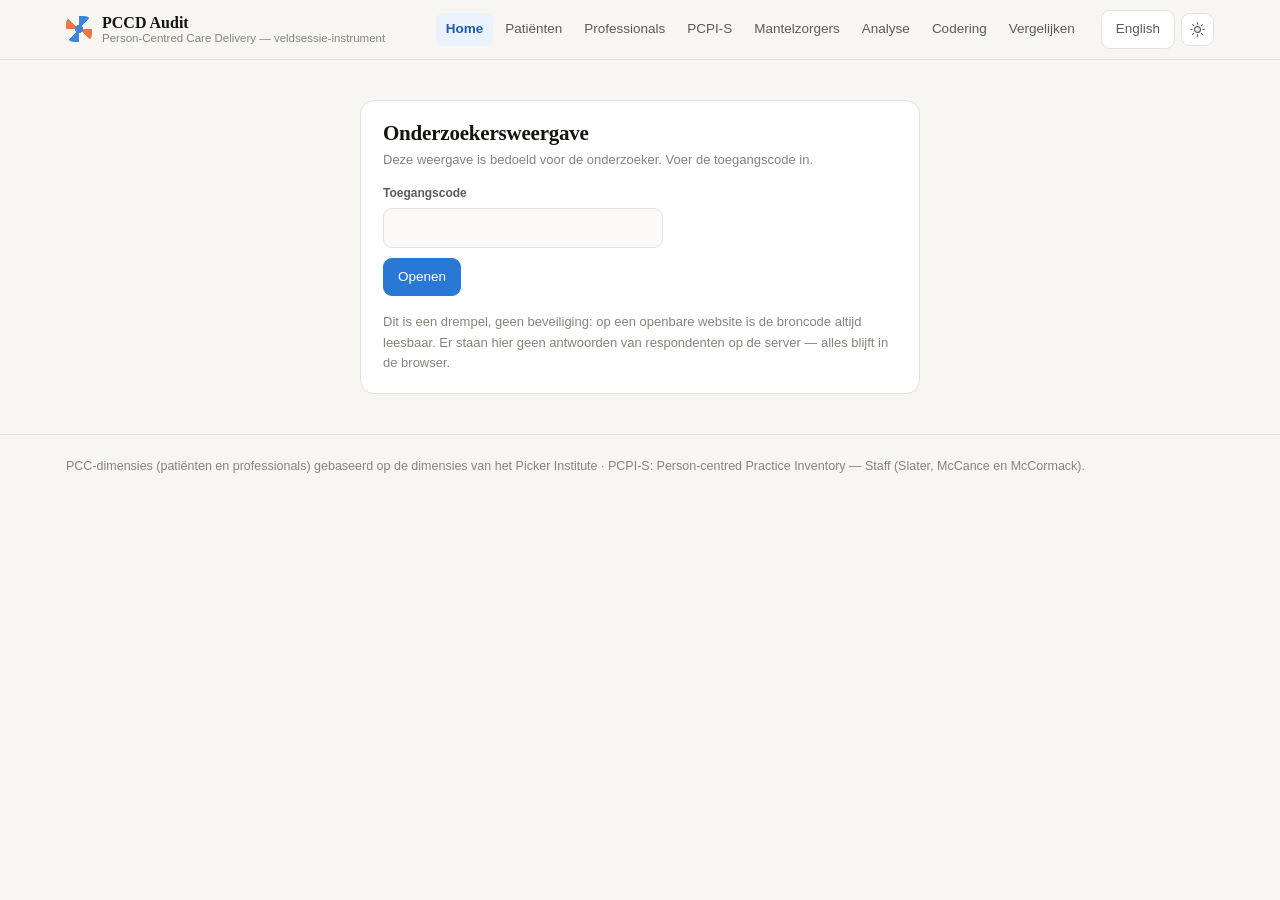
<file: index.html>
<!doctype html>
<html lang="nl">
<head>
<meta charset="utf-8">
<meta name="viewport" content="width=device-width, initial-scale=1">
<title>PCCD Audit</title>
<meta name="description" content="Person-Centred Care Delivery — drie vragenlijsten met spinnenwebdiagram voor de veldsessie.">
<link rel="stylesheet" href="assets/styles.css">
<link rel="icon" href="data:image/svg+xml,%3Csvg xmlns='http://www.w3.org/2000/svg' viewBox='0 0 32 32'%3E%3Ccircle cx='16' cy='16' r='13' fill='none' stroke='%232a78d6' stroke-width='2'/%3E%3Ccircle cx='16' cy='16' r='6' fill='none' stroke='%23eb6834' stroke-width='2'/%3E%3C/svg%3E">
</head>
<body>
<header class="chrome"><div class="chrome-inner" data-chrome></div></header>

<main class="wrap">
  <section class="hero" id="hero"></section>
  <section class="cards" id="cards"></section>
  <section class="compare-cta" id="compareCta"></section>
  <section id="shareBox"></section>
  <section id="importBox"></section>
</main>

<footer class="site"><div class="wrap"><p data-footer="sources"></p></div></footer>

<script src="assets/config.js"></script>
<script src="assets/i18n.js"></script>
<script src="assets/data.js"></script>
<script src="assets/radar.js"></script>
<script src="assets/advice.js"></script>
<script src="assets/participant.js"></script>
<script src="assets/app.js"></script>
<script>buildHome();</script>
</body>
</html>
</file>
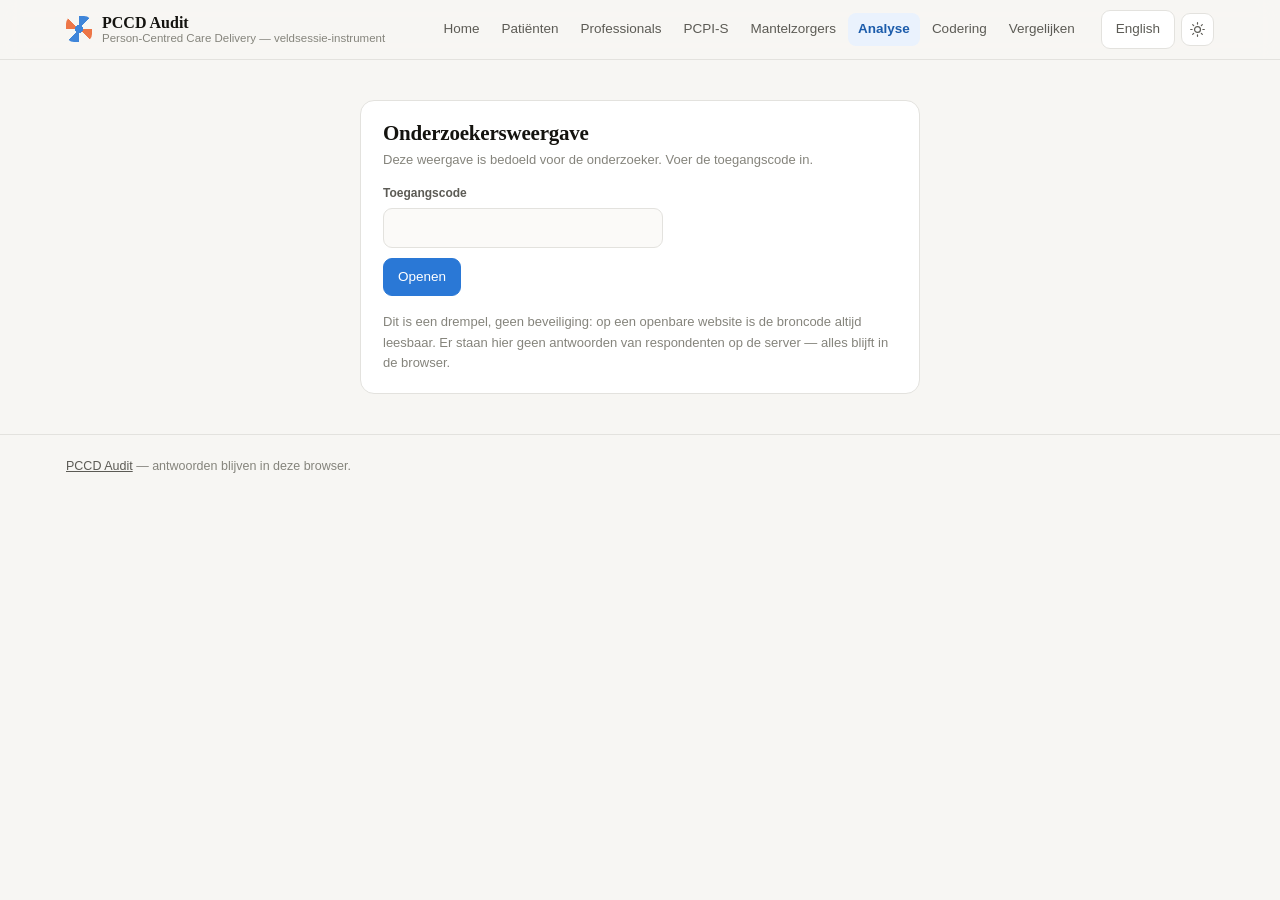
<file: analyse.html>
<!doctype html>
<html lang="nl">
<head>
<meta charset="utf-8">
<meta name="viewport" content="width=device-width, initial-scale=1">
<title>Analyse — PCCD Audit</title>
<link rel="stylesheet" href="assets/styles.css">
<link rel="icon" href="data:image/svg+xml,%3Csvg xmlns='http://www.w3.org/2000/svg' viewBox='0 0 32 32'%3E%3Ccircle cx='16' cy='16' r='13' fill='none' stroke='%232a78d6' stroke-width='2'/%3E%3Ccircle cx='16' cy='16' r='6' fill='none' stroke='%23eb6834' stroke-width='2'/%3E%3C/svg%3E">
</head>
<body>
<header class="chrome"><div class="chrome-inner" data-chrome></div></header>
<main class="wrap wide"><div id="app"></div></main>
<footer class="site"><div class="wrap"><p data-footer="researcher"></p></div></footer>
<script src="assets/config.js"></script>
<script src="assets/i18n.js"></script>
<script src="assets/data.js"></script>
<script src="assets/radar.js"></script>
<script src="assets/advice.js"></script>
<script src="assets/app.js"></script>
<script src="assets/participant.js"></script>
<script src="assets/coding.js"></script>
<script src="assets/analysis.js"></script>
<script>buildAnalysis();</script>
</body>
</html>
</file>
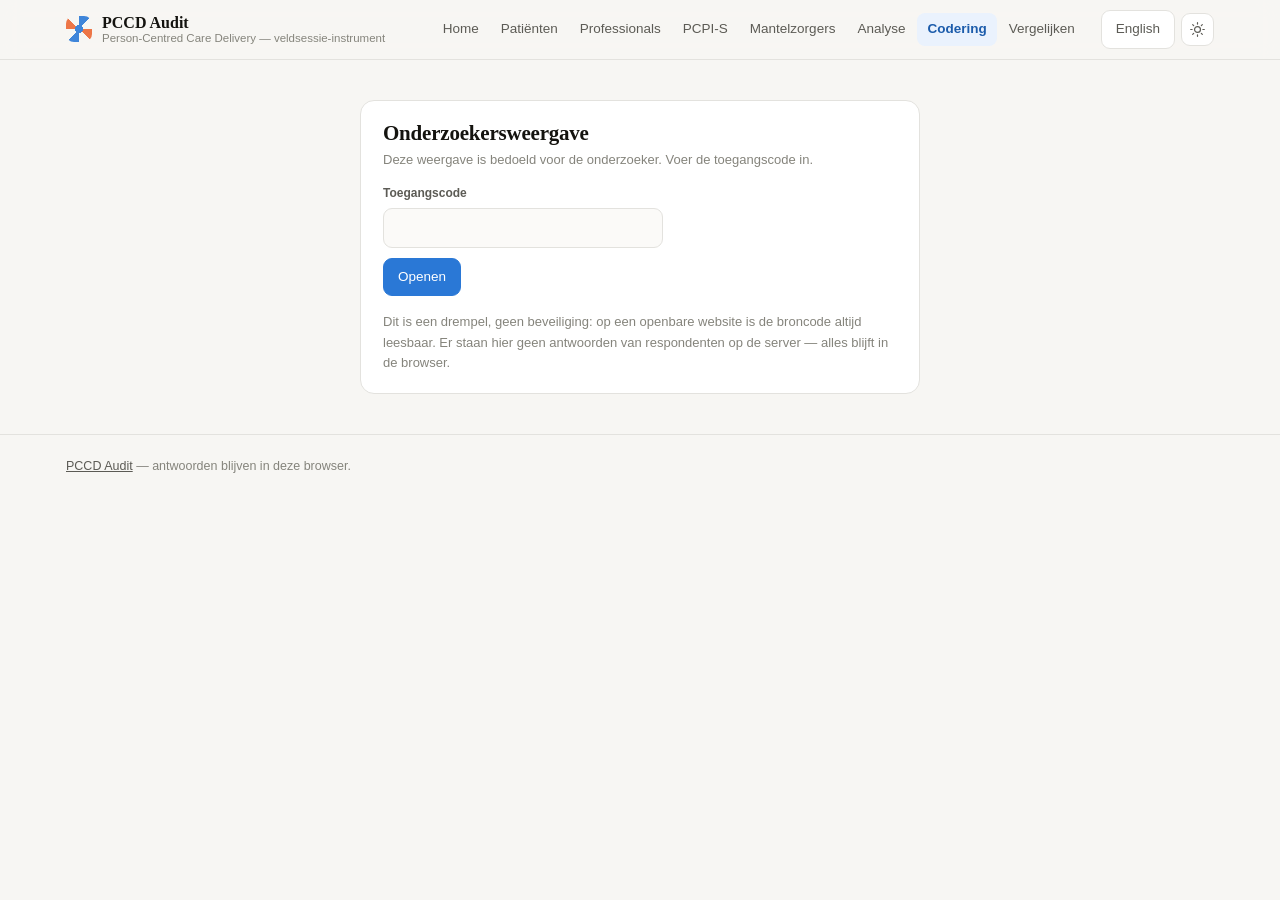
<file: codering.html>
<!doctype html>
<html lang="nl">
<head>
<meta charset="utf-8">
<meta name="viewport" content="width=device-width, initial-scale=1">
<title>PCCD Audit</title>
<link rel="stylesheet" href="assets/styles.css">
<link rel="icon" href="data:image/svg+xml,%3Csvg xmlns='http://www.w3.org/2000/svg' viewBox='0 0 32 32'%3E%3Ccircle cx='16' cy='16' r='13' fill='none' stroke='%232a78d6' stroke-width='2'/%3E%3Ccircle cx='16' cy='16' r='6' fill='none' stroke='%23eb6834' stroke-width='2'/%3E%3C/svg%3E">
</head>
<body>
<header class="chrome"><div class="chrome-inner" data-chrome></div></header>
<main class="wrap wide"><div id="app"></div></main>
<footer class="site"><div class="wrap"><p data-footer="researcher"></p></div></footer>
<script src="assets/config.js"></script>
<script src="assets/i18n.js"></script>
<script src="assets/data.js"></script>
<script src="assets/radar.js"></script>
<script src="assets/advice.js"></script>
<script src="assets/app.js"></script>
<script src="assets/participant.js"></script>
<script src="assets/coding.js"></script>
<script src="assets/coding-page.js"></script>
<script>buildCoding();</script>
</body>
</html>
</file>
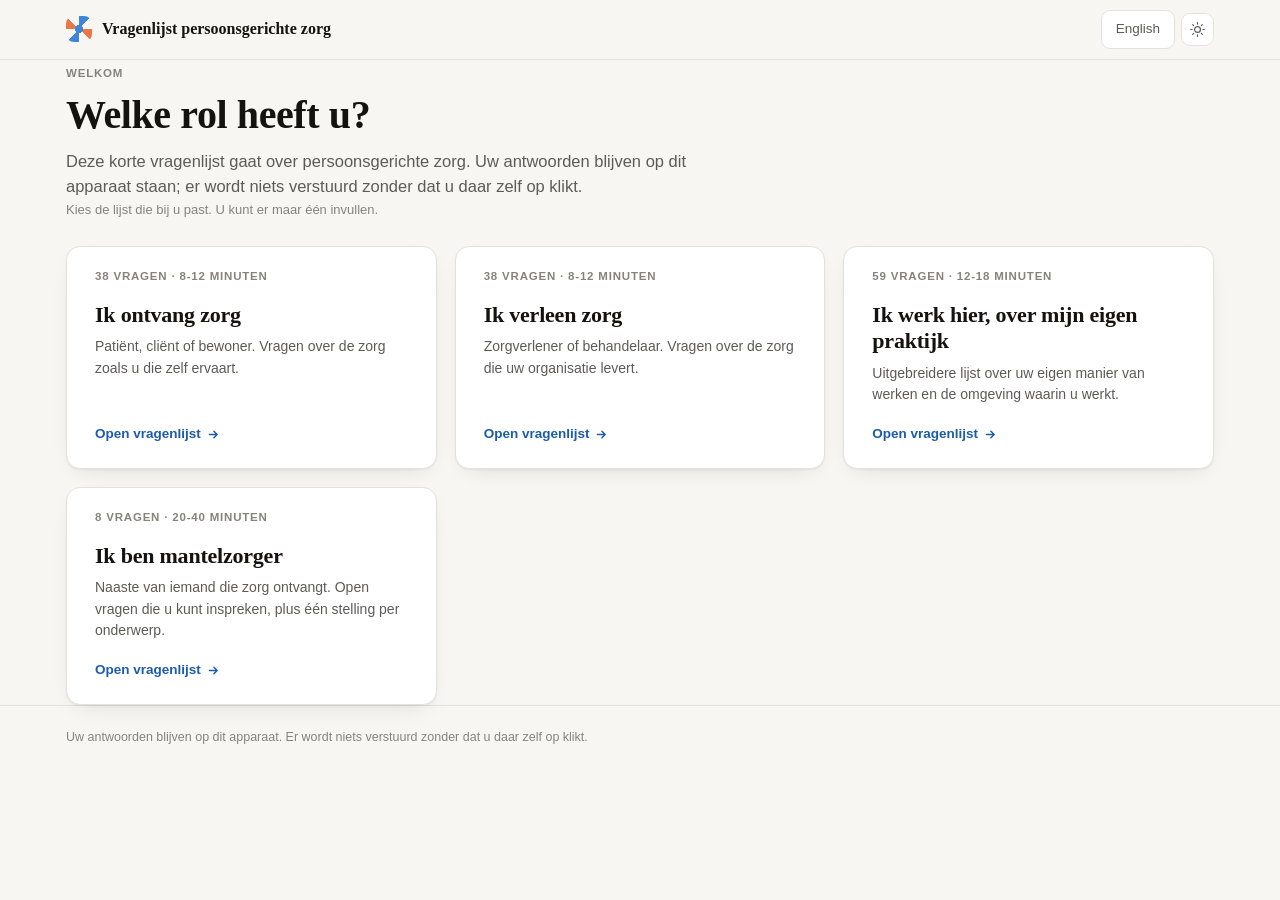
<file: deelnemen.html>
<!doctype html>
<html lang="nl">
<head>
<meta charset="utf-8">
<meta name="viewport" content="width=device-width, initial-scale=1">
<title>Vragenlijst / Questionnaire</title>
<meta name="robots" content="noindex">
<link rel="stylesheet" href="assets/styles.css">
<link rel="icon" href="data:image/svg+xml,%3Csvg xmlns='http://www.w3.org/2000/svg' viewBox='0 0 32 32'%3E%3Ccircle cx='16' cy='16' r='13' fill='none' stroke='%232a78d6' stroke-width='2'/%3E%3Ccircle cx='16' cy='16' r='6' fill='none' stroke='%23eb6834' stroke-width='2'/%3E%3C/svg%3E">
</head>
<body>
<header class="chrome"><div class="chrome-inner" data-chrome></div></header>
<main class="wrap"><div id="app"></div></main>
<footer class="site"><div class="wrap"><p data-footer="participant"></p></div></footer>
<script src="assets/config.js"></script>
<script src="assets/i18n.js"></script>
<script src="assets/data.js"></script>
<script src="assets/radar.js"></script>
<script src="assets/advice.js"></script>
<script src="assets/app.js"></script>
<script src="assets/coding.js"></script>
<script src="assets/participant.js"></script>
<script>buildParticipant();</script>
</body>
</html>
</file>
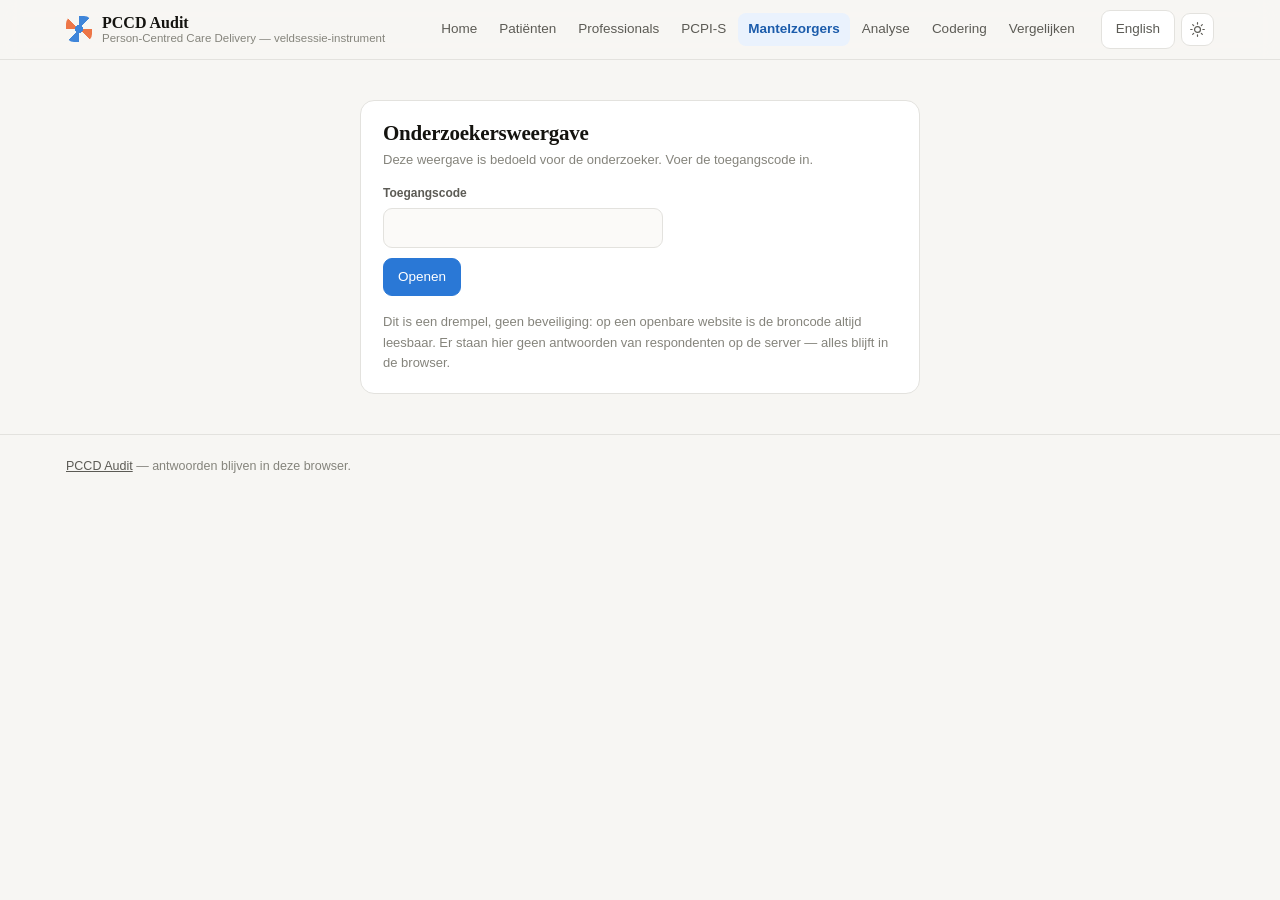
<file: mantelzorgers.html>
<!doctype html>
<html lang="nl">
<head>
<meta charset="utf-8">
<meta name="viewport" content="width=device-width, initial-scale=1">
<title>PCCD Audit</title>
<link rel="stylesheet" href="assets/styles.css">
<link rel="icon" href="data:image/svg+xml,%3Csvg xmlns='http://www.w3.org/2000/svg' viewBox='0 0 32 32'%3E%3Ccircle cx='16' cy='16' r='13' fill='none' stroke='%232a78d6' stroke-width='2'/%3E%3Ccircle cx='16' cy='16' r='6' fill='none' stroke='%23eb6834' stroke-width='2'/%3E%3C/svg%3E">
</head>
<body>
<header class="chrome"><div class="chrome-inner" data-chrome></div></header>
<main class="wrap wide"><div id="app"></div></main>
<footer class="site"><div class="wrap"><p data-footer="researcher"></p></div></footer>
<script src="assets/config.js"></script>
<script src="assets/i18n.js"></script>
<script src="assets/data.js"></script>
<script src="assets/radar.js"></script>
<script src="assets/advice.js"></script>
<script src="assets/app.js"></script>
<script src="assets/participant.js"></script>
<script src="assets/coding.js"></script>
<script src="assets/coding-page.js"></script>
<script>buildQuestionnaire('mantelzorgers');</script>
</body>
</html>
</file>
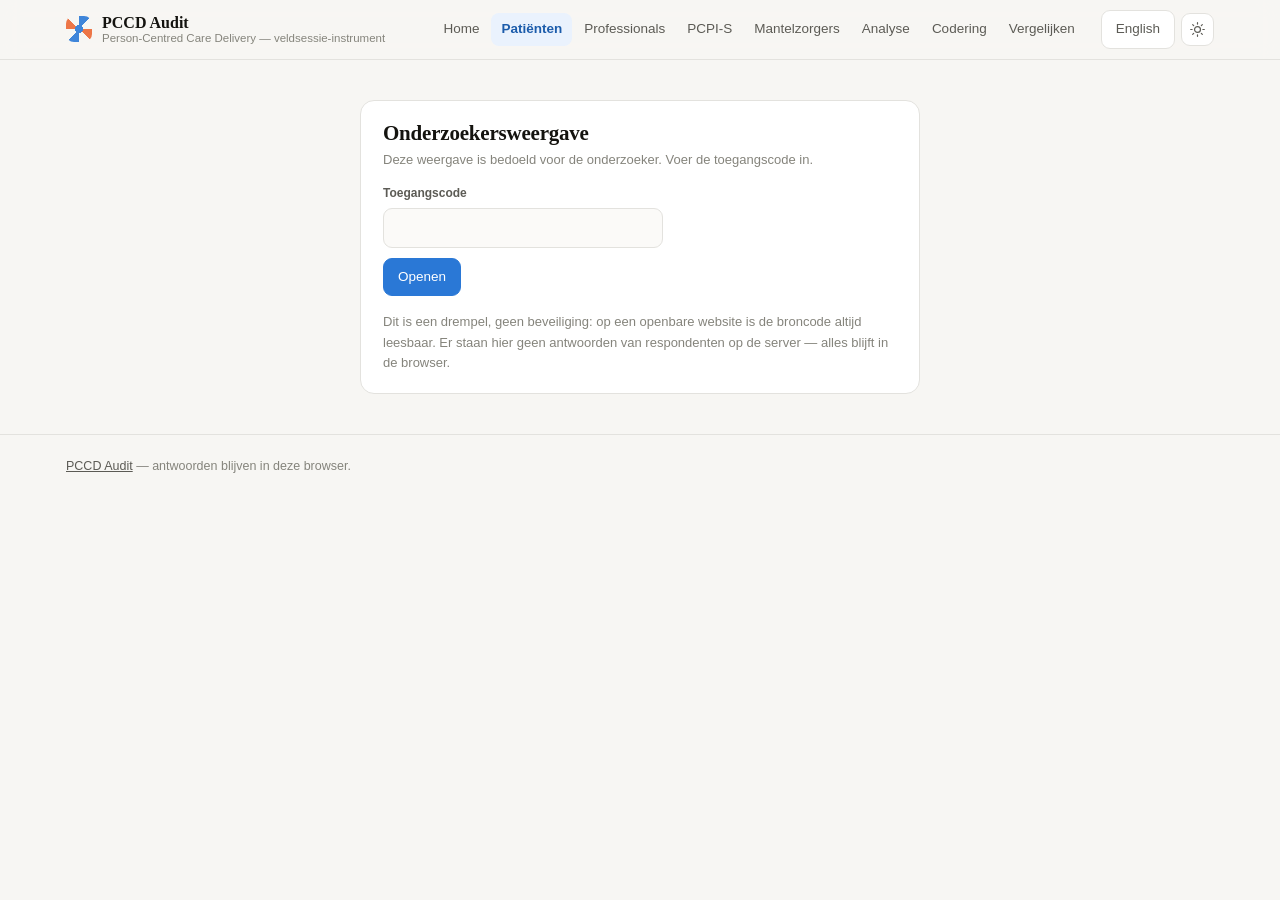
<file: patienten.html>
<!doctype html>
<html lang="nl">
<head>
<meta charset="utf-8">
<meta name="viewport" content="width=device-width, initial-scale=1">
<title>Patiënten — PCCD Audit</title>
<link rel="stylesheet" href="assets/styles.css">
<link rel="icon" href="data:image/svg+xml,%3Csvg xmlns='http://www.w3.org/2000/svg' viewBox='0 0 32 32'%3E%3Ccircle cx='16' cy='16' r='13' fill='none' stroke='%232a78d6' stroke-width='2'/%3E%3Ccircle cx='16' cy='16' r='6' fill='none' stroke='%23eb6834' stroke-width='2'/%3E%3C/svg%3E">
</head>
<body>
<header class="chrome"><div class="chrome-inner" data-chrome></div></header>
<main class="wrap"><div id="app"></div></main>
<footer class="site"><div class="wrap"><p data-footer="researcher"></p></div></footer>
<script src="assets/config.js"></script>
<script src="assets/i18n.js"></script>
<script src="assets/data.js"></script>
<script src="assets/radar.js"></script>
<script src="assets/advice.js"></script>
<script src="assets/app.js"></script>
<script src="assets/participant.js"></script>
<script src="assets/coding.js"></script>
<script>buildQuestionnaire('patienten');</script>
</body>
</html>
</file>
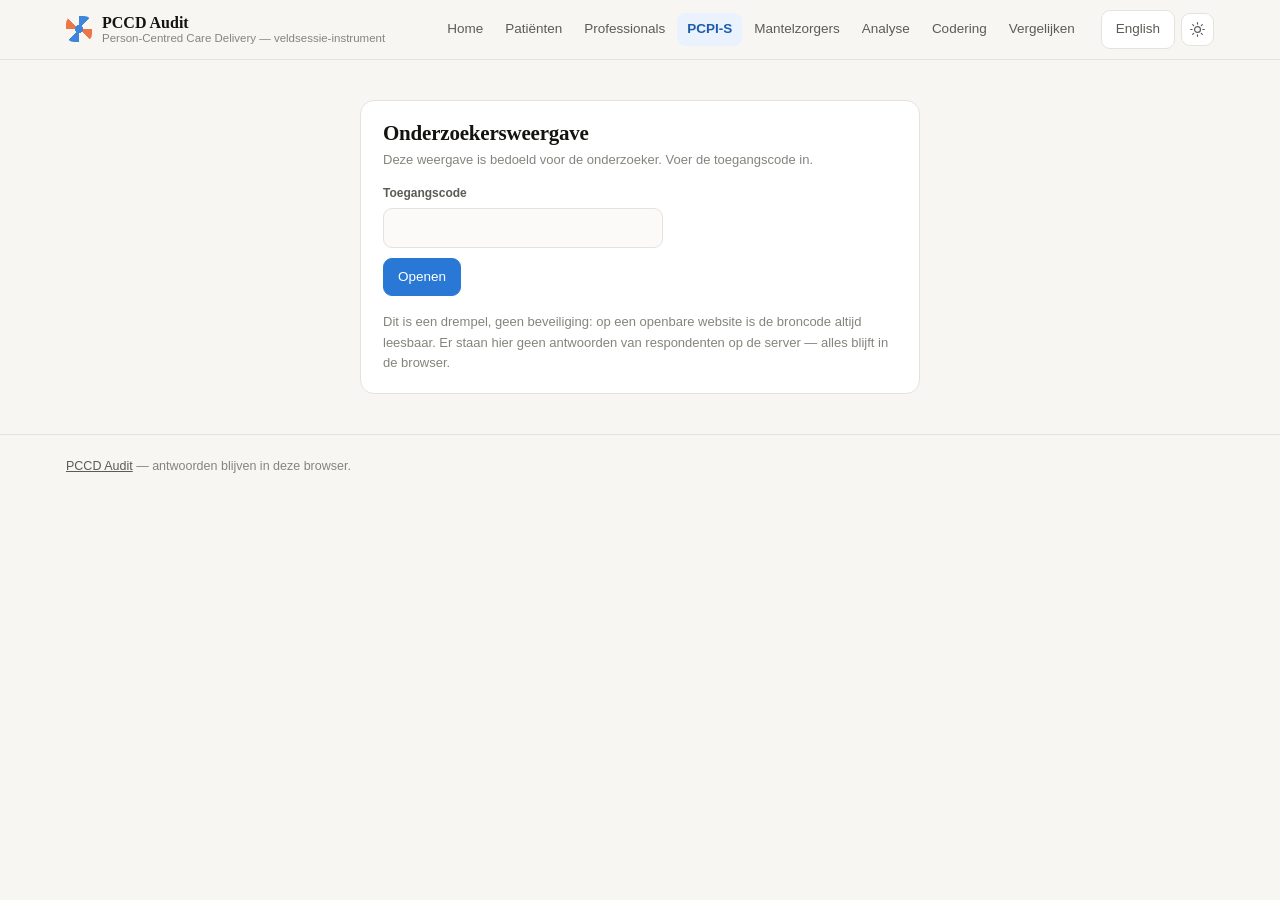
<file: pcpi-s.html>
<!doctype html>
<html lang="nl">
<head>
<meta charset="utf-8">
<meta name="viewport" content="width=device-width, initial-scale=1">
<title>PCPI-S — PCCD Audit</title>
<link rel="stylesheet" href="assets/styles.css">
<link rel="icon" href="data:image/svg+xml,%3Csvg xmlns='http://www.w3.org/2000/svg' viewBox='0 0 32 32'%3E%3Ccircle cx='16' cy='16' r='13' fill='none' stroke='%232a78d6' stroke-width='2'/%3E%3Ccircle cx='16' cy='16' r='6' fill='none' stroke='%23eb6834' stroke-width='2'/%3E%3C/svg%3E">
</head>
<body>
<header class="chrome"><div class="chrome-inner" data-chrome></div></header>
<main class="wrap"><div id="app"></div></main>
<footer class="site"><div class="wrap"><p data-footer="researcher"></p></div></footer>
<script src="assets/config.js"></script>
<script src="assets/i18n.js"></script>
<script src="assets/data.js"></script>
<script src="assets/radar.js"></script>
<script src="assets/advice.js"></script>
<script src="assets/app.js"></script>
<script src="assets/participant.js"></script>
<script src="assets/coding.js"></script>
<script>buildQuestionnaire('pcpis');</script>
</body>
</html>
</file>
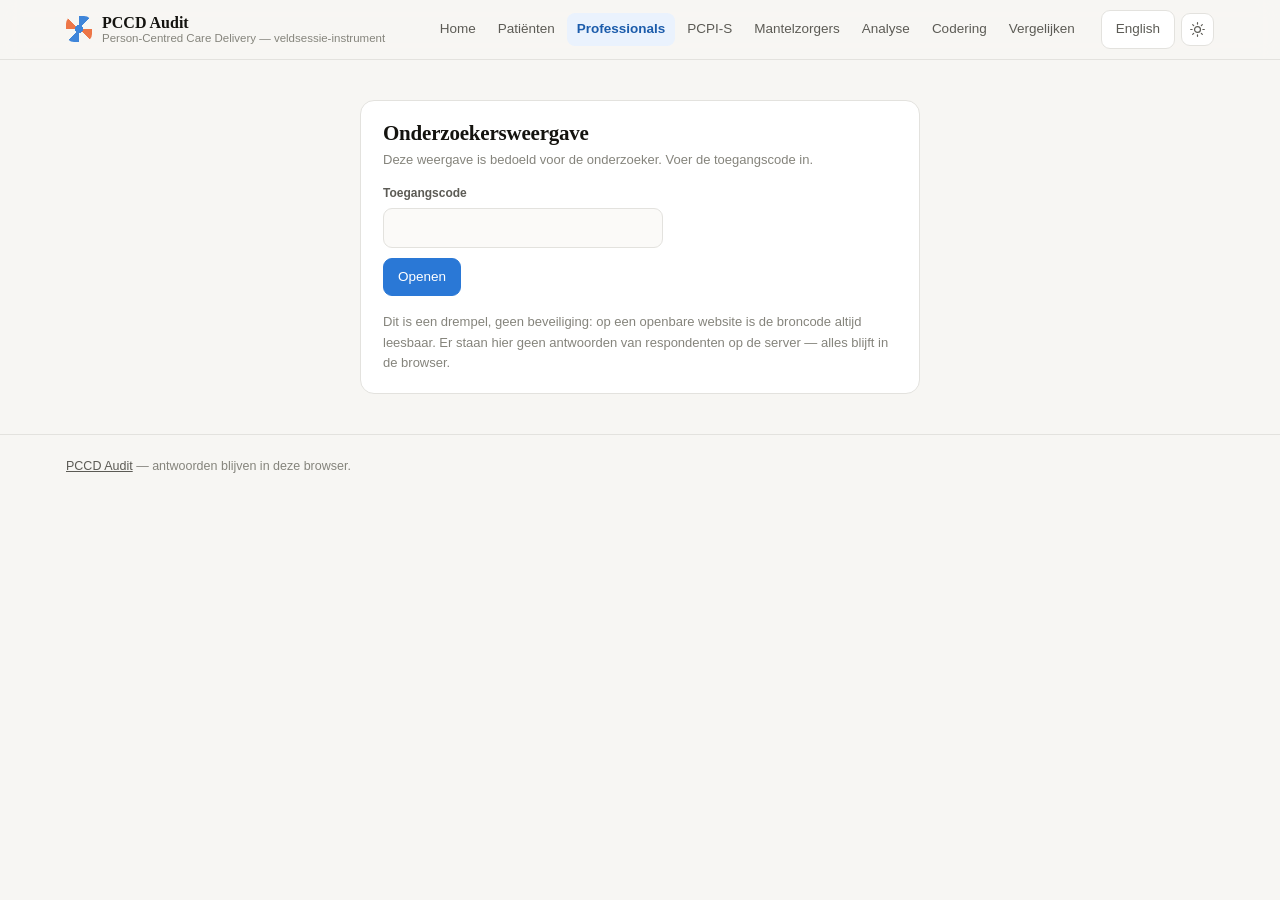
<file: professionals.html>
<!doctype html>
<html lang="nl">
<head>
<meta charset="utf-8">
<meta name="viewport" content="width=device-width, initial-scale=1">
<title>Professionals — PCCD Audit</title>
<link rel="stylesheet" href="assets/styles.css">
<link rel="icon" href="data:image/svg+xml,%3Csvg xmlns='http://www.w3.org/2000/svg' viewBox='0 0 32 32'%3E%3Ccircle cx='16' cy='16' r='13' fill='none' stroke='%232a78d6' stroke-width='2'/%3E%3Ccircle cx='16' cy='16' r='6' fill='none' stroke='%23eb6834' stroke-width='2'/%3E%3C/svg%3E">
</head>
<body>
<header class="chrome"><div class="chrome-inner" data-chrome></div></header>
<main class="wrap"><div id="app"></div></main>
<footer class="site"><div class="wrap"><p data-footer="researcher"></p></div></footer>
<script src="assets/config.js"></script>
<script src="assets/i18n.js"></script>
<script src="assets/data.js"></script>
<script src="assets/radar.js"></script>
<script src="assets/advice.js"></script>
<script src="assets/app.js"></script>
<script src="assets/participant.js"></script>
<script src="assets/coding.js"></script>
<script>buildQuestionnaire('professionals');</script>
</body>
</html>
</file>
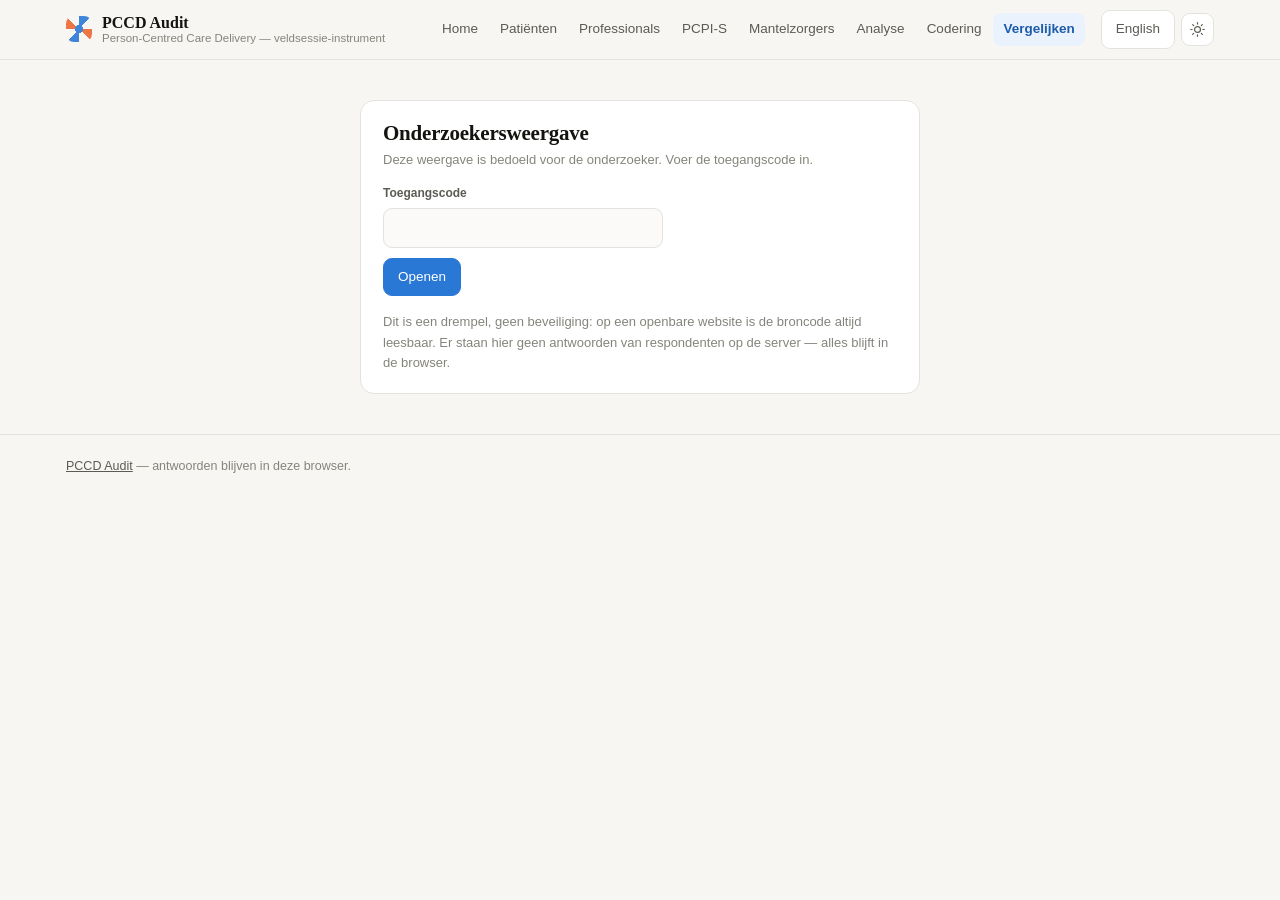
<file: vergelijking.html>
<!doctype html>
<html lang="nl">
<head>
<meta charset="utf-8">
<meta name="viewport" content="width=device-width, initial-scale=1">
<title>Vergelijken — PCCD Audit</title>
<link rel="stylesheet" href="assets/styles.css">
<link rel="icon" href="data:image/svg+xml,%3Csvg xmlns='http://www.w3.org/2000/svg' viewBox='0 0 32 32'%3E%3Ccircle cx='16' cy='16' r='13' fill='none' stroke='%232a78d6' stroke-width='2'/%3E%3Ccircle cx='16' cy='16' r='6' fill='none' stroke='%23eb6834' stroke-width='2'/%3E%3C/svg%3E">
</head>
<body>
<header class="chrome"><div class="chrome-inner" data-chrome></div></header>
<main class="wrap"><div id="app"></div></main>
<footer class="site"><div class="wrap"><p data-footer="researcher"></p></div></footer>
<script src="assets/config.js"></script>
<script src="assets/i18n.js"></script>
<script src="assets/data.js"></script>
<script src="assets/radar.js"></script>
<script src="assets/advice.js"></script>
<script src="assets/app.js"></script>
<script src="assets/participant.js"></script>
<script src="assets/coding.js"></script>
<script>buildCompare();</script>
</body>
</html>
</file>
<file: assets/styles.css>
/* PCCD Audit — stijl. Geen externe bronnen: werkt offline en op GitHub Pages. */

:root {
  color-scheme: light;
  --bg:            #f7f6f3;
  --surface:       #ffffff;
  --surface-2:     #fbfaf8;
  --border:        #e3e2de;
  --border-strong: #cfcec8;
  --text:          #14130f;
  --text-2:        #5c5b55;
  --text-3:        #85847c;
  --accent:        #2a78d6;
  --accent-ink:    #1c5cab;
  --accent-soft:   #eaf2fd;
  --series-2:      #eb6834;
  --series-3:      #1baf7a;
  --danger:        #c23b3b;
  --shadow:        0 1px 2px rgba(20,19,15,.05), 0 8px 24px -12px rgba(20,19,15,.16);
  --radius:        14px;
  --sans: -apple-system, BlinkMacSystemFont, "Segoe UI", Roboto, "Helvetica Neue", Arial, sans-serif;
  --serif: ui-serif, Georgia, "Iowan Old Style", "Times New Roman", serif;
}
@media (prefers-color-scheme: dark) {
  :root:not([data-theme="light"]) {
    color-scheme: dark;
    --bg:            #111114;
    --surface:       #17171a;
    --surface-2:     #1d1d21;
    --border:        #2c2c32;
    --border-strong: #3d3d45;
    --text:          #f4f4f2;
    --text-2:        #a8a7a0;
    --text-3:        #85847c;
    --accent:        #3987e5;
    --accent-ink:    #86b6ef;
    --accent-soft:   #16243a;
    --series-2:      #d95926;
    --series-3:      #199e70;
    --danger:        #e66767;
    --shadow:        0 1px 2px rgba(0,0,0,.4), 0 10px 28px -14px rgba(0,0,0,.7);
  }
}
:root[data-theme="dark"] {
  color-scheme: dark;
  --bg:            #111114;
  --surface:       #17171a;
  --surface-2:     #1d1d21;
  --border:        #2c2c32;
  --border-strong: #3d3d45;
  --text:          #f4f4f2;
  --text-2:        #a8a7a0;
  --text-3:        #85847c;
  --accent:        #3987e5;
  --accent-ink:    #86b6ef;
  --accent-soft:   #16243a;
  --series-2:      #d95926;
  --series-3:      #199e70;
  --danger:        #e66767;
  --shadow:        0 1px 2px rgba(0,0,0,.4), 0 10px 28px -14px rgba(0,0,0,.7);
}

* { box-sizing: border-box; }
html { -webkit-text-size-adjust: 100%; }
body {
  margin: 0;
  background: var(--bg);
  color: var(--text);
  font-family: var(--sans);
  font-size: 16px;
  line-height: 1.55;
  -webkit-font-smoothing: antialiased;
}
h1, h2, h3 { font-family: var(--serif); font-weight: 600; line-height: 1.2; letter-spacing: -.01em; margin: 0; }
p { margin: 0; }
a { color: inherit; }

.wrap { max-width: 1180px; margin: 0 auto; padding: 0 16px; }

/* ---------- chrome ---------- */
.chrome {
  position: sticky; top: 0; z-index: 40;
  background: color-mix(in srgb, var(--bg) 88%, transparent);
  backdrop-filter: saturate(140%) blur(10px);
  border-bottom: 1px solid var(--border);
}
.chrome-inner {
  max-width: 1180px; margin: 0 auto; padding: 10px 16px;
  display: flex; align-items: center; gap: 16px; flex-wrap: wrap;
}
.brand { display: flex; align-items: center; gap: 10px; text-decoration: none; margin-right: auto; }
.brand-mark {
  width: 26px; height: 26px; border-radius: 8px; flex: none;
  background:
    radial-gradient(circle at 50% 50%, var(--accent) 0 22%, transparent 23%),
    conic-gradient(from 0deg, var(--accent) 0 12%, transparent 12% 25%, var(--series-2) 25% 37%, transparent 37% 50%,
                   var(--accent) 50% 62%, transparent 62% 75%, var(--series-2) 75% 87%, transparent 87%);
  opacity: .9;
}
.brand-text { display: flex; flex-direction: column; line-height: 1.15; }
.brand-text b { font-family: var(--serif); font-size: 16px; font-weight: 600; }
.brand-text small { font-size: 11.5px; color: var(--text-3); }
.nav { display: flex; gap: 2px; flex-wrap: wrap; }
.nav a {
  text-decoration: none; font-size: 13.5px; color: var(--text-2);
  padding: 6px 10px; border-radius: 8px;
}
.nav a:hover { background: var(--surface); color: var(--text); }
.nav a[aria-current="page"] { background: var(--accent-soft); color: var(--accent-ink); font-weight: 600; }
.chrome-actions { display: flex; gap: 6px; align-items: center; }

@media (max-width: 780px) {
  .chrome-inner { padding: 8px 16px; row-gap: 7px; }
  .brand { order: 1; margin-right: auto; }
  .chrome-actions { order: 2; }
  .nav {
    order: 3; flex: 1 0 100%; flex-wrap: nowrap; overflow-x: auto;
    scrollbar-width: none; -webkit-overflow-scrolling: touch;
    margin: 0 -16px; padding: 0 16px;
  }
  .nav::-webkit-scrollbar { display: none; }
  .nav a { flex: none; white-space: nowrap; }
  .brand-text small { display: none; }
}

/* ---------- knoppen ---------- */
.btn, .ghost {
  font: inherit; font-size: 13.5px; font-weight: 500;
  border-radius: 9px; padding: 8px 14px; cursor: pointer;
  border: 1px solid transparent; transition: background .12s, border-color .12s, color .12s;
}
.btn { background: var(--accent); color: #fff; border-color: var(--accent); }
a.btn, a.ghost { text-decoration: none; display: inline-flex; align-items: center; }
.btn:hover { background: var(--accent-ink); border-color: var(--accent-ink); }
.ghost { background: var(--surface); color: var(--text-2); border-color: var(--border); }
.ghost:hover { color: var(--text); border-color: var(--border-strong); }
.ghost.danger:hover { color: var(--danger); border-color: var(--danger); }
.small { font-size: 12.5px; padding: 6px 11px; }
.icon { padding: 7px; display: grid; place-items: center; }
:root[data-theme="dark"] .icon svg, :root:not([data-theme="light"]) .icon svg { }

/* ---------- pagina ---------- */
main { padding: 32px 0 72px; }
.page-head { max-width: 760px; margin-bottom: 26px; }
.eyebrow, .card-eyebrow {
  display: inline-block; font-size: 11.5px; letter-spacing: .07em; text-transform: uppercase;
  color: var(--text-3); font-weight: 600; margin-bottom: 8px;
}
h1 { font-size: clamp(28px, 4.2vw, 40px); margin-bottom: 10px; }
.lead { color: var(--text-2); font-size: 16.5px; max-width: 68ch; }
.fineprint { color: var(--text-3); font-size: 13px; }

/* ---------- home ---------- */
.hero { max-width: 720px; margin: 20px 0 34px; }
.hero h1 { font-size: clamp(32px, 5.5vw, 50px); margin-bottom: 14px; }
.hero .lead { font-size: 17.5px; margin-bottom: 12px; }

.cards { display: grid; gap: 18px; grid-template-columns: repeat(auto-fit, minmax(290px, 1fr)); }
.card {
  display: flex; flex-direction: column; text-decoration: none;
  background: var(--surface); border: 1px solid var(--border);
  border-radius: var(--radius); overflow: hidden; box-shadow: var(--shadow);
  transition: transform .14s ease, border-color .14s ease, box-shadow .14s ease;
}
.card:hover { transform: translateY(-2px); border-color: var(--border-strong); }
.card-viz {
  background: var(--surface-2); border-bottom: 1px solid var(--border);
  display: grid; place-items: center; padding: 14px 0;
}
.card-viz svg { width: 190px; height: 190px; display: block; }
.card-viz.is-placeholder { opacity: .4; }
.card-body { padding: 18px 20px 20px; display: flex; flex-direction: column; gap: 8px; flex: 1; }
.card-body h2 { font-size: 22px; }
.card-body p { color: var(--text-2); font-size: 14px; }
.card-meta { display: flex; gap: 6px; flex-wrap: wrap; margin-top: 2px; }
.chip {
  font-size: 12px; padding: 3px 9px; border-radius: 99px;
  background: var(--surface-2); border: 1px solid var(--border); color: var(--text-2);
}
.chip-on { background: var(--accent-soft); border-color: transparent; color: var(--accent-ink); font-weight: 600; }
.chip-muted { color: var(--text-3); }
.card-cta {
  margin-top: auto; padding-top: 10px; font-size: 13.5px; font-weight: 600; color: var(--accent-ink);
  display: inline-flex; align-items: center; gap: 6px;
}
.card:hover .card-cta svg { transform: translateX(2px); }
.card-cta svg { transition: transform .14s; }

.compare-cta {
  margin-top: 26px; padding: 22px 24px; border-radius: var(--radius);
  background: var(--surface); border: 1px solid var(--border);
  display: flex; gap: 20px; align-items: center; justify-content: space-between; flex-wrap: wrap;
}
.compare-cta h2 { font-size: 20px; margin-bottom: 4px; }
.compare-cta p { color: var(--text-2); font-size: 14px; max-width: 62ch; }

/* ---------- toolbar ---------- */
.toolbar {
  display: flex; gap: 16px; flex-wrap: wrap; align-items: flex-end;
  background: var(--surface); border: 1px solid var(--border);
  border-radius: var(--radius); padding: 14px 16px; margin-bottom: 14px;
}
.field { display: flex; flex-direction: column; gap: 5px; min-width: 190px; flex: 1 1 190px; }
.field > span { font-size: 12px; font-weight: 600; color: var(--text-2); }
.field input, .field select {
  font: inherit; font-size: 14px; padding: 8px 10px;
  border: 1px solid var(--border); border-radius: 9px;
  background: var(--surface-2); color: var(--text);
}
.field input:focus, .field select:focus { outline: 2px solid var(--accent); outline-offset: 1px; }
.field-actions { display: flex; gap: 6px; flex-wrap: wrap; }

.progress { display: flex; align-items: center; gap: 12px; flex-wrap: wrap; margin-bottom: 22px; }
.progress-bar { flex: 1 1 160px; height: 6px; background: var(--border); border-radius: 99px; overflow: hidden; }
.progress-bar span { display: block; height: 100%; width: 0; background: var(--accent); border-radius: 99px; transition: width .2s; }
.progress-text { font-size: 13px; font-weight: 600; color: var(--text-2); }
.progress-note { font-size: 12px; color: var(--text-3); }

/* ---------- layout ---------- */
.layout { display: grid; gap: 26px; grid-template-columns: minmax(0, 1fr); align-items: start; }
@media (min-width: 1000px) {
  .layout { grid-template-columns: minmax(0, 1fr) 470px; }
  .results { position: sticky; top: 76px; }
  .layout.layout-stack { grid-template-columns: minmax(0, 1fr); }
  .layout.layout-stack .results { position: static; order: -1; }
  .layout.layout-stack .viz-wrap svg.radar { max-width: 900px; margin: 0 auto; }
}

/* ---------- vragen ---------- */
.stem { font-family: var(--serif); font-size: 18px; color: var(--text); margin-bottom: 18px; }
.domain-head {
  font-size: 13px; letter-spacing: .07em; text-transform: uppercase; color: var(--accent-ink);
  font-family: var(--sans); font-weight: 700; margin: 26px 0 6px; padding-bottom: 6px;
  border-bottom: 1px solid var(--border);
}
.dim {
  background: var(--surface); border: 1px solid var(--border);
  border-radius: var(--radius); padding: 16px 18px; margin-bottom: 14px;
}
.dim-head { font-size: 17px; margin-bottom: 10px; }
.item { padding: 12px 0; border-top: 1px solid var(--border); }
.dim .item:first-of-type { border-top: 0; padding-top: 2px; }
.item-text { font-size: 14.5px; margin-bottom: 9px; display: flex; gap: 9px; }
.item-id {
  flex: none; min-width: 22px; font-size: 11.5px; font-weight: 700; color: var(--text-3);
  font-variant-numeric: tabular-nums; padding-top: 3px;
}
.opts { display: flex; gap: 6px; flex-wrap: wrap; align-items: center; padding-left: 31px; }
.opt {
  position: relative; display: inline-flex; align-items: center; gap: 6px;
  border: 1px solid var(--border); border-radius: 9px; padding: 5px 10px;
  cursor: pointer; font-size: 12.5px; color: var(--text-2); background: var(--surface-2);
  transition: border-color .1s, background .1s, color .1s;
}
.opt:hover { border-color: var(--border-strong); color: var(--text); }
.opt input { position: absolute; opacity: 0; width: 1px; height: 1px; }
.opt input:focus-visible ~ .opt-num { outline: 2px solid var(--accent); outline-offset: 2px; border-radius: 4px; }
.opt-num { font-weight: 700; font-variant-numeric: tabular-nums; }
.opt-lab { display: none; }
.opt { min-width: 38px; justify-content: center; }
.opt.on { background: var(--accent-soft); border-color: var(--accent); color: var(--accent-ink); font-weight: 600; }
.opt.on .opt-lab { display: inline; }
.opt-na.on { background: var(--surface-2); border-color: var(--border-strong); color: var(--text-2); }

.clear {
  font: inherit; font-size: 12px; background: none; border: 0; color: var(--text-3);
  cursor: pointer; text-decoration: underline; padding: 4px 6px;
}
.clear:hover { color: var(--danger); }

.scalekey {
  display: flex; flex-wrap: wrap; gap: 4px 14px; margin-bottom: 16px;
  font-size: 12px; color: var(--text-3);
}
.scalekey span { display: inline-flex; align-items: center; gap: 5px; }
.scalekey b {
  display: inline-grid; place-items: center; min-width: 19px; height: 19px;
  border-radius: 6px; background: var(--surface); border: 1px solid var(--border);
  color: var(--text-2); font-size: 11.5px;
}

/* ---------- resultaten ---------- */
.results {
  background: var(--surface); border: 1px solid var(--border);
  border-radius: var(--radius); padding: 18px 18px 20px; box-shadow: var(--shadow);
}
.results-head h2 { font-size: 20px; margin-bottom: 4px; }
.results-head .fineprint { margin-bottom: 10px; }
.seg { display: inline-flex; border: 1px solid var(--border); border-radius: 9px; overflow: hidden; margin: 0 6px 10px 0; }
.seg button {
  font: inherit; font-size: 12.5px; padding: 6px 11px; border: 0; cursor: pointer;
  background: var(--surface-2); color: var(--text-2);
}
.seg button + button { border-left: 1px solid var(--border); }
.seg button.on { background: var(--accent-soft); color: var(--accent-ink); font-weight: 600; }
.viz-wrap { position: relative; margin: 6px 0 10px; }
.viz-wrap svg.radar { width: 100%; max-width: 720px; height: auto; display: block; margin: 0 auto; border-radius: 10px; }
.viz-title { font-size: 15px; margin-bottom: 4px; text-align: center; }
.viz-duo { display: grid; gap: 18px; grid-template-columns: repeat(auto-fit, minmax(320px, 1fr)); }
.viz-empty {
  color: var(--text-3); font-size: 13.5px; text-align: center;
  padding: 44px 16px; border: 1px dashed var(--border-strong); border-radius: 10px;
}
.viz-tip {
  position: absolute; transform: translate(-50%, calc(-100% - 12px));
  background: var(--text); color: var(--bg); font-size: 12px; line-height: 1.4;
  padding: 7px 10px; border-radius: 8px; pointer-events: none; white-space: nowrap; z-index: 5;
  box-shadow: 0 6px 20px -8px rgba(0,0,0,.5);
}
.viz-tip strong { display: block; margin-bottom: 2px; }
.viz-tip-row { display: flex; align-items: center; gap: 6px; }
.viz-tip-row i { width: 8px; height: 8px; border-radius: 99px; display: inline-block; }

.tbl { width: 100%; border-collapse: collapse; font-size: 13.5px; margin: 6px 0 10px; }
.tbl th, .tbl td { text-align: left; padding: 7px 8px; border-bottom: 1px solid var(--border); }
.tbl th { font-size: 11.5px; text-transform: uppercase; letter-spacing: .05em; color: var(--text-3); font-weight: 700; }
.tbl .num { text-align: right; font-variant-numeric: tabular-nums; }
.tbl .muted { color: var(--text-3); }
.tbl .flag { color: var(--series-2); font-weight: 700; }
.tbl .tr-head th {
  padding-top: 14px; color: var(--accent-ink); font-size: 11.5px; border-bottom-color: var(--border-strong);
}
.export { display: flex; gap: 6px; flex-wrap: wrap; margin-top: 12px; }

.panel {
  background: var(--surface); border: 1px solid var(--border);
  border-radius: var(--radius); padding: 20px 22px; margin: 22px 0;
}
.panel h2 { font-size: 21px; margin-bottom: 4px; }
.callout {
  background: var(--accent-soft); color: var(--accent-ink);
  border-radius: 10px; padding: 10px 13px; font-size: 14px; margin: 10px 0;
}

footer.site {
  border-top: 1px solid var(--border); padding: 22px 0 40px;
  color: var(--text-3); font-size: 12.5px;
}
footer.site a { color: var(--text-2); }


/* ---------- advies ---------- */
.advice-head { display: flex; align-items: center; gap: 10px; flex-wrap: wrap; margin-bottom: 8px; }
.advice-head h2 { margin: 0; }
.advice-summary { font-size: 16px; color: var(--text); max-width: 74ch; margin: 6px 0 4px; }
.advice-sub {
  font-family: var(--sans); font-size: 12px; letter-spacing: .07em; text-transform: uppercase;
  font-weight: 700; color: var(--text-3); margin: 22px 0 10px;
}
.advice-grid { display: grid; gap: 12px; grid-template-columns: repeat(auto-fit, minmax(300px, 1fr)); }
.advice-item {
  border: 1px solid var(--border); border-left: 3px solid var(--border-strong);
  border-radius: 10px; padding: 13px 15px; background: var(--surface-2);
}
.advice-item header { display: flex; align-items: center; gap: 9px; margin-bottom: 6px; flex-wrap: wrap; }
.advice-item h4 { font-family: var(--serif); font-size: 16.5px; font-weight: 600; margin: 0; flex: 1 1 auto; }
.advice-score { font-variant-numeric: tabular-nums; font-weight: 700; font-size: 15px; color: var(--text-2); }
.advice-beeld { font-size: 14px; color: var(--text-2); }
.advice-actie { font-size: 14px; color: var(--text); margin-top: 7px; }
.advice-actie strong { color: var(--text-2); font-weight: 600; }
.advice-laag   { border-left-color: var(--series-2); }
.advice-midden { border-left-color: var(--accent); }
.advice-hoog   { border-left-color: var(--series-3); }

.badge {
  font-size: 11.5px; font-weight: 700; letter-spacing: .02em;
  padding: 2.5px 9px; border-radius: 99px; white-space: nowrap;
  border: 1px solid transparent;
}
.badge-laag   { background: color-mix(in srgb, var(--series-2) 14%, transparent); color: var(--series-2); }
.badge-midden { background: var(--accent-soft); color: var(--accent-ink); }
.badge-hoog   { background: color-mix(in srgb, var(--series-3) 15%, transparent); color: var(--series-3); }

/* ---------- deelnemersmodus ---------- */
.card-role {
  font: inherit; text-align: left; cursor: pointer; border: 1px solid var(--border);
  background: var(--surface); color: inherit;
}
.card-role .card-body { padding: 20px 22px 22px; }
.finish-bar {
  position: sticky; bottom: 0; z-index: 20; margin-top: 18px;
  padding: 14px 0 18px; display: flex; justify-content: center;
  background: linear-gradient(to top, var(--bg) 62%, transparent);
}
.finish-bar .btn { font-size: 15px; padding: 11px 24px; }

.codebox {
  width: 100%; font-family: ui-monospace, SFMono-Regular, Menlo, Consolas, monospace;
  font-size: 12px; line-height: 1.5; padding: 10px 12px; resize: vertical;
  border: 1px solid var(--border); border-radius: 10px;
  background: var(--surface-2); color: var(--text); word-break: break-all;
}
.linkrow { display: flex; gap: 8px; flex-wrap: wrap; align-items: center; margin-top: 12px; }
.linkrow input {
  flex: 1 1 260px; font: inherit; font-size: 13px; padding: 8px 11px;
  border: 1px solid var(--border); border-radius: 9px;
  background: var(--surface-2); color: var(--text-2);
}
.import-msg { font-size: 13px; color: var(--text-2); align-self: center; }
.lock { max-width: 560px; margin: 40px auto; }
.lock-err { color: var(--danger); font-size: 13.5px; margin-top: 8px; }


/* ---------- analysedashboard ---------- */
.wrap.wide { max-width: 1400px; }
.cta-row { display: flex; gap: 8px; flex-wrap: wrap; }

.qswitch { display: flex; gap: 6px; flex-wrap: wrap; margin-bottom: 18px; }
.qswitch button {
  font: inherit; font-size: 13.5px; padding: 8px 14px; cursor: pointer;
  border: 1px solid var(--border); border-radius: 10px;
  background: var(--surface); color: var(--text-2);
  display: inline-flex; align-items: center; gap: 8px;
}
.qswitch button:hover { border-color: var(--border-strong); color: var(--text); }
.qswitch button.on { background: var(--accent-soft); border-color: var(--accent); color: var(--accent-ink); font-weight: 600; }
.qswitch-n {
  font-size: 11.5px; font-weight: 700; padding: 1px 7px; border-radius: 99px;
  background: var(--surface-2); color: var(--text-3);
}
.qswitch button.on .qswitch-n { background: var(--surface); color: var(--accent-ink); }

.analysis { display: grid; gap: 22px; grid-template-columns: minmax(0, 1fr); align-items: start; }
@media (min-width: 1040px) {
  .analysis { grid-template-columns: 262px minmax(0, 1fr); }
  .filters { position: sticky; top: 76px; max-height: calc(100vh - 96px); overflow-y: auto; }
}
.filters {
  background: var(--surface); border: 1px solid var(--border);
  border-radius: var(--radius); padding: 14px 16px 16px;
}
.filters-head { display: flex; align-items: baseline; justify-content: space-between; gap: 10px; margin-bottom: 6px; }
.filters-head h2 { font-size: 17px; }
.linkbtn {
  font: inherit; font-size: 12.5px; background: none; border: 0; padding: 0;
  color: var(--accent-ink); cursor: pointer; text-decoration: underline;
}
.filtergroup { border-top: 1px solid var(--border); }
.filtergroup summary {
  cursor: pointer; padding: 9px 0; font-size: 13.5px; font-weight: 600; color: var(--text-2);
  display: flex; align-items: center; gap: 7px; list-style: none;
}
.filtergroup summary::-webkit-details-marker { display: none; }
.filtergroup summary::after {
  content: ''; width: 6px; height: 6px; margin-left: auto; flex: none;
  border-right: 1.6px solid var(--text-3); border-bottom: 1.6px solid var(--text-3);
  transform: rotate(-45deg); transition: transform .15s;
}
.filtergroup[open] summary::after { transform: rotate(45deg); }
.filter-badge {
  font-size: 11px; font-weight: 700; padding: 1px 6px; border-radius: 99px;
  background: var(--accent-soft); color: var(--accent-ink);
}
.filteropts { padding: 2px 0 10px; display: flex; flex-direction: column; gap: 2px; }
.filteropt {
  display: flex; align-items: center; gap: 8px; font-size: 13px; color: var(--text-2);
  padding: 4px 6px; border-radius: 7px; cursor: pointer;
}
.filteropt:hover { background: var(--surface-2); }
.filteropt span { flex: 1; }
.filteropt b { font-size: 12px; color: var(--text-3); font-variant-numeric: tabular-nums; font-weight: 600; }
.filteropt.is-empty { opacity: .45; cursor: default; }
.filter-note { font-size: 11.5px; color: var(--text-3); padding: 4px 6px; }
.filters-note { margin-top: 12px; padding-top: 12px; border-top: 1px solid var(--border); font-size: 11.5px; }

.tabs { display: flex; gap: 2px; flex-wrap: wrap; border-bottom: 1px solid var(--border); margin-bottom: 18px; }
.tabs button {
  font: inherit; font-size: 14px; padding: 9px 14px; cursor: pointer;
  background: none; border: 0; border-bottom: 2px solid transparent;
  color: var(--text-2); margin-bottom: -1px;
}
.tabs button:hover { color: var(--text); }
.tabs button.on { color: var(--accent-ink); border-bottom-color: var(--accent); font-weight: 600; }
.selection-note { font-size: 13px; color: var(--text-2); margin-bottom: 14px; }

.statgrid { display: grid; gap: 14px; grid-template-columns: repeat(auto-fit, minmax(230px, 1fr)); margin-top: 12px; }
.statcard {
  background: var(--surface-2); border: 1px solid var(--border);
  border-left: 3px solid var(--accent-bar, var(--accent));
  border-radius: 11px; padding: 14px 16px 15px;
}
.statcard h3 { font-family: var(--sans); font-size: 13px; font-weight: 700; color: var(--text-2); line-height: 1.3; min-height: 2.6em; }
.statcard-num { font-family: var(--serif); font-size: 34px; font-weight: 600; line-height: 1.05; margin: 6px 0 2px; letter-spacing: -.02em; }
.statcard-num span { font-size: 15px; color: var(--text-3); font-family: var(--sans); font-weight: 400; margin-left: 4px; }
.statcard-sub { font-size: 12px; color: var(--text-3); font-variant-numeric: tabular-nums; }
.statbar { position: relative; height: 4px; background: var(--border); border-radius: 99px; margin: 14px 0 5px; }
.statbar span {
  position: absolute; top: 50%; width: 11px; height: 11px; border-radius: 99px;
  transform: translate(-50%, -50%); box-shadow: 0 0 0 2px var(--surface-2);
}
.statbar-ax { display: flex; justify-content: space-between; font-size: 10.5px; color: var(--text-3); font-variant-numeric: tabular-nums; }
.statcard-alpha {
  font-size: 11.5px; color: var(--text-3); margin-top: 11px; padding-top: 9px;
  border-top: 1px solid var(--border);
}
.statcard-alpha b { font-variant-numeric: tabular-nums; }
.statcard-alpha b.ok { color: var(--series-3); }
.statcard-alpha b.warn { color: var(--series-2); }
.statcard-alpha.muted { color: var(--text-3); opacity: .8; }

.tiles { display: grid; gap: 12px; grid-template-columns: repeat(auto-fit, minmax(140px, 1fr)); margin-top: 12px; }
.tile {
  background: var(--surface-2); border: 1px solid var(--border); border-radius: 11px;
  padding: 16px; display: flex; flex-direction: column; gap: 4px;
}
.tile b { font-family: var(--serif); font-size: 26px; font-weight: 600; line-height: 1.1; letter-spacing: -.01em; }
.tile span { font-size: 12px; color: var(--text-3); line-height: 1.35; }

.bggrid { display: grid; gap: 22px; grid-template-columns: repeat(auto-fit, minmax(290px, 1fr)); margin-top: 8px; }
.bgblock h3 { font-family: var(--sans); font-size: 13px; font-weight: 700; color: var(--text-2); margin-bottom: 6px; }
.bgtable td:first-child { width: 42%; }
.bgtable .bar { width: 34%; padding-right: 12px; }
.bgtable .bar span { display: block; height: 7px; background: var(--accent); border-radius: 99px; min-width: 0; }
.bgtable tr.is-empty td { color: var(--text-3); }
.bgtable tr.is-empty .bar span { background: var(--border-strong); }

.scaleblock { background: var(--surface); border: 1px solid var(--border); border-radius: var(--radius); padding: 16px 18px; margin-bottom: 14px; }
.scaleblock-head { display: flex; align-items: baseline; gap: 10px; flex-wrap: wrap; margin-bottom: 8px; }
.scaleblock-head h3 { font-size: 18px; flex: 1 1 auto; }
.scaleblock-mean { font-family: var(--serif); font-size: 22px; font-weight: 600; font-variant-numeric: tabular-nums; }
.itemtable { font-size: 13px; }
.itemtable .itemcol { width: 46%; }
.itemtable .item-id { display: inline-block; min-width: 24px; margin-right: 4px; padding-top: 0; }
.itemtable .distcol { width: 24%; min-width: 130px; }
.itemtable .strong { font-weight: 700; }
.dist { display: flex; height: 11px; border-radius: 4px; overflow: hidden; background: var(--border); }
.dist .seg { display: block; height: 100%; }
.seg-1 { background: #b03a36; } .seg-2 { background: #e08b5c; }
.seg-3 { background: #d9c98c; } .seg-4 { background: #7fae86; } .seg-5 { background: #2f7d54; }
:root[data-theme="dark"] .seg-1, :root:not([data-theme="light"]) .seg-1 { background: #c2504b; }
:root[data-theme="dark"] .seg-3, :root:not([data-theme="light"]) .seg-3 { background: #b8a763; }
.distlegend { display: flex; flex-wrap: wrap; gap: 6px 16px; margin-top: 12px; font-size: 12px; color: var(--text-3); }
.distlegend span { display: inline-flex; align-items: center; gap: 6px; }
.distlegend i { width: 11px; height: 11px; border-radius: 3px; display: inline-block; }

.corrscroll { overflow-x: auto; margin-top: 12px; }
.corrtable { border-collapse: separate; border-spacing: 2px; font-size: 12px; }
.corrtable th.rot { font-size: 11px; color: var(--text-3); font-weight: 700; padding: 0 0 6px; text-align: center; }
.corrtable .rowhead {
  text-align: left; font-weight: 500; font-size: 12.5px; color: var(--text-2);
  padding-right: 12px; white-space: nowrap; max-width: 260px; overflow: hidden; text-overflow: ellipsis;
}
.corrtable .idx { display: inline-block; min-width: 16px; color: var(--text-3); font-weight: 700; }
.corrtable .cell {
  width: 46px; height: 32px; text-align: center; border-radius: 5px;
  font-variant-numeric: tabular-nums; font-weight: 600;
}
.corrtable .cell.diag { background: var(--surface-2); color: var(--text-3); }
.corrtable .cell.empty { background: var(--surface-2); color: var(--text-3); font-weight: 400; }
.corrlegend { display: flex; align-items: center; gap: 8px; margin-top: 12px; font-size: 11.5px; color: var(--text-3); }
.corrlegend i { display: block; width: 180px; height: 8px; border-radius: 99px; }
.callout-warn { background: color-mix(in srgb, var(--series-2) 13%, transparent); color: var(--series-2); }

.bgpanel {
  background: var(--surface); border: 1px solid var(--border);
  border-radius: var(--radius); padding: 0 16px; margin-bottom: 14px;
}
.bgpanel summary {
  cursor: pointer; padding: 13px 0; font-size: 13.5px; font-weight: 600; color: var(--text-2); list-style: none;
}
.bgpanel summary::-webkit-details-marker { display: none; }
.bgpanel[open] summary { border-bottom: 1px solid var(--border); }
.bgfields {
  display: grid; gap: 12px; grid-template-columns: repeat(auto-fit, minmax(200px, 1fr));
  padding: 14px 0 16px;
}
.bgform .bgfields { padding-top: 0; }


/* ---------- mantelzorgers: open vragen met opname ---------- */
.narrative-dim { padding: 18px 20px 20px; }
.dim-num {
  display: inline-grid; place-items: center; width: 24px; height: 24px; margin-right: 9px;
  border-radius: 99px; background: var(--accent-soft); color: var(--accent-ink);
  font-family: var(--sans); font-size: 12px; font-weight: 700; vertical-align: 2px;
}
.narrative-q { padding: 14px 0; border-top: 1px solid var(--border); }
.narrative-dim .narrative-q:first-of-type { border-top: 0; padding-top: 6px; }
.narrative-prompt { font-size: 15.5px; margin-bottom: 10px; max-width: 70ch; }
.rec-row { display: flex; align-items: center; gap: 10px; flex-wrap: wrap; margin-bottom: 9px; }
.rec-btn { display: inline-flex; align-items: center; gap: 7px; }
.rec-dot { width: 9px; height: 9px; border-radius: 99px; background: var(--danger); flex: none; }
.rec-btn.on { background: var(--danger); border-color: var(--danger); color: #fff; }
.rec-btn.on .rec-dot { background: #fff; animation: pulse 1.1s infinite; }
@keyframes pulse { 0%,100% { opacity: 1 } 50% { opacity: .25 } }
.rec-time { font-size: 12.5px; font-variant-numeric: tabular-nums; color: var(--text-3); min-width: 42px; }
.rec-audio { height: 32px; max-width: 260px; }
.narrative-text {
  width: 100%; font: inherit; font-size: 14.5px; line-height: 1.5; padding: 10px 12px;
  border: 1px solid var(--border); border-radius: 10px;
  background: var(--surface-2); color: var(--text); resize: vertical;
}
.narrative-text:focus { outline: 2px solid var(--accent); outline-offset: 1px; }
.narrative-score { border-top: 1px solid var(--border); margin-top: 6px; padding-top: 14px; }

/* ---------- codering ---------- */
.runpanel { padding: 20px 22px; }
.runrow { display: flex; gap: 20px; align-items: center; justify-content: space-between; flex-wrap: wrap; }
.runcount { font-size: 15px; margin-bottom: 3px; }
.btn.big { font-size: 15px; padding: 12px 22px; }

.corebox {
  border: 1px solid var(--border); border-left: 3px solid var(--accent);
  border-radius: 11px; padding: 16px 18px; background: var(--surface-2); margin-top: 12px;
}
.corebox h3 { font-size: 24px; margin: 8px 0 10px; }
.core-story { font-size: 15.5px; color: var(--text); max-width: 74ch; }
.quote {
  margin: 14px 0 0; padding: 12px 16px; border-left: 3px solid var(--border-strong);
  font-size: 14.5px; font-style: italic; color: var(--text-2);
}
.quote cite { display: block; margin-top: 6px; font-style: normal; font-size: 12.5px; color: var(--text-3); }

.catgrid { display: grid; gap: 13px; grid-template-columns: repeat(auto-fit, minmax(290px, 1fr)); margin-top: 12px; }
.catcard { border: 1px solid var(--border); border-radius: 11px; padding: 14px 16px; background: var(--surface-2); }
.catcard header { display: flex; align-items: baseline; gap: 10px; margin-bottom: 8px; }
.catcard h3 { font-size: 17px; flex: 1 1 auto; }
.catn {
  font-size: 12px; font-weight: 700; padding: 2px 9px; border-radius: 99px;
  background: var(--surface); color: var(--text-3);
}
.cat-codes { display: flex; flex-wrap: wrap; gap: 5px; margin-bottom: 8px; }
.tag {
  font-size: 11.5px; padding: 2px 8px; border-radius: 99px;
  background: var(--accent-soft); color: var(--accent-ink);
}
.cat-dims { font-size: 12.5px; color: var(--text-3); }
.cat-dims b { color: var(--text-2); font-weight: 600; }
.catcard details { margin-top: 9px; }
.catcard summary { cursor: pointer; font-size: 12.5px; color: var(--accent-ink); }
.fraglist { margin: 8px 0 0; padding-left: 16px; font-size: 13px; color: var(--text-2); }
.fraglist li { margin-bottom: 8px; }
.fragmeta { display: block; font-size: 11.5px; color: var(--text-3); margin-top: 2px; }
.codetable td[contenteditable] { cursor: text; }
[contenteditable]:focus { outline: 2px solid var(--accent); outline-offset: 2px; border-radius: 4px; }

/* ---------- afdrukken ---------- */



@media print {
  .chrome, .no-print, footer.site { display: none !important; }
  body { background: #fff; }
  main { padding: 0; }
  .layout { display: block; }
  .results { border: 0; box-shadow: none; padding: 0; position: static; }
  .panel { border: 0; padding: 0; }
  .analysis { display: block; }
  .statcard, .tile, .scaleblock, .catcard, .corebox { break-inside: avoid; }
  .rec-row, .runpanel { display: none !important; }
  .advice-item { break-inside: avoid; }
  .finish-bar { display: none !important; }
  .viz-wrap svg.radar { max-width: 620px; margin: 0 auto; }
  .tbl { font-size: 11.5px; }
  a[href]:after { content: ''; }
}
@media (prefers-reduced-motion: reduce) {
  * { transition: none !important; animation: none !important; }
}
</file>
